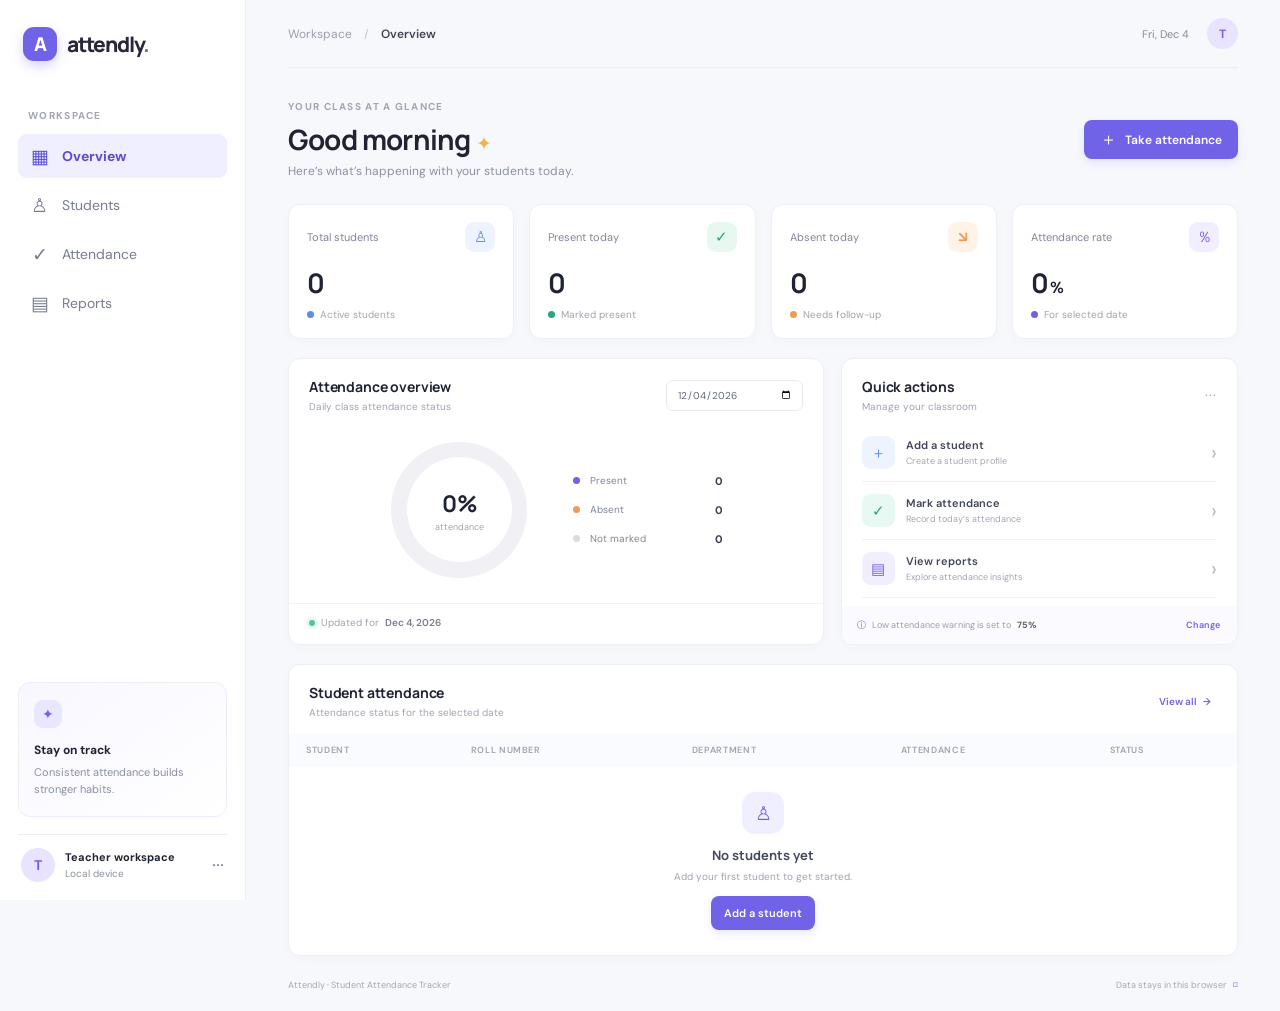
<file: index.html>
<!DOCTYPE html>
<html lang="en">
<head>
  <meta charset="UTF-8">
  <meta name="viewport" content="width=device-width, initial-scale=1.0">
  <meta name="theme-color" content="#f5f7fb">
  <meta name="description" content="A simple dashboard to manage students and track class attendance.">
  <title>Attendly | Student Attendance Tracker</title>
  <link rel="preconnect" href="https://fonts.googleapis.com">
  <link rel="preconnect" href="https://fonts.gstatic.com" crossorigin>
  <link href="https://fonts.googleapis.com/css2?family=DM+Sans:wght@400;500;600;700&family=Manrope:wght@400;500;600;700;800&display=swap" rel="stylesheet">
  <link rel="stylesheet" href="css/style.css">
  <script type="module" src="js/app.js"></script>
</head>
<body>
  <div class="app-shell">
    <aside class="sidebar" id="sidebar">
      <a class="brand" href="#" aria-label="Attendly home">
        <span class="brand-mark" aria-hidden="true">A</span>
        <span>attendly<span class="brand-dot">.</span></span>
      </a>
      <p class="nav-label">WORKSPACE</p>
      <nav class="main-nav" aria-label="Main navigation">
        <button class="nav-link active" data-view="dashboard"><span class="nav-icon">▦</span> Overview</button>
        <button class="nav-link" data-view="students"><span class="nav-icon">♙</span> Students</button>
        <button class="nav-link" data-view="attendance"><span class="nav-icon">✓</span> Attendance</button>
        <button class="nav-link" data-view="reports"><span class="nav-icon">▤</span> Reports</button>
      </nav>
      <div class="sidebar-bottom">
        <div class="tip-card">
          <span class="tip-icon">✦</span>
          <strong>Stay on track</strong>
          <p>Consistent attendance builds stronger habits.</p>
        </div>
        <div class="profile">
          <div class="avatar avatar-purple">T</div>
          <div><strong>Teacher workspace</strong><span>Local device</span></div>
          <span class="profile-more">···</span>
        </div>
      </div>
    </aside>

    <main class="main-content">
      <header class="topbar">
        <button class="mobile-menu" id="mobile-menu" aria-label="Toggle navigation">☰</button>
        <div class="breadcrumb">Workspace <span>/</span> <strong id="page-name">Overview</strong></div>
        <div class="topbar-actions">
          <span class="today-label" id="today-label"></span>
          <span class="top-avatar">T</span>
        </div>
      </header>

      <section class="view active" id="dashboard-view">
        <div class="page-heading">
          <div><p class="eyebrow">YOUR CLASS AT A GLANCE</p><h1>Good morning <span class="wave">✦</span></h1><p class="subheading">Here’s what’s happening with your students today.</p></div>
          <button class="button button-primary" data-go="attendance"><span>＋</span> Take attendance</button>
        </div>

        <div class="stats-grid">
          <article class="stat-card">
            <div class="stat-top"><span>Total students</span><span class="stat-icon icon-blue">♙</span></div>
            <div class="stat-value" id="stat-total">0</div><div class="stat-note"><span class="dot dot-blue"></span> Active students</div>
          </article>
          <article class="stat-card">
            <div class="stat-top"><span>Present today</span><span class="stat-icon icon-green">✓</span></div>
            <div class="stat-value" id="stat-present">0</div><div class="stat-note"><span class="dot dot-green"></span> Marked present</div>
          </article>
          <article class="stat-card">
            <div class="stat-top"><span>Absent today</span><span class="stat-icon icon-orange">↘</span></div>
            <div class="stat-value" id="stat-absent">0</div><div class="stat-note"><span class="dot dot-orange"></span> Needs follow-up</div>
          </article>
          <article class="stat-card">
            <div class="stat-top"><span>Attendance rate</span><span class="stat-icon icon-purple">％</span></div>
            <div class="stat-value"><span id="stat-rate">0</span><small>%</small></div><div class="stat-note"><span class="dot dot-purple"></span> For selected date</div>
          </article>
        </div>

        <div class="dashboard-grid">
          <section class="panel attendance-panel">
            <div class="panel-heading">
              <div><h2>Attendance overview</h2><p>Daily class attendance status</p></div>
              <label class="date-control"><span class="sr-only">Attendance date</span><input type="date" id="dashboard-date"></label>
            </div>
            <div class="chart-area">
              <div class="donut-wrap"><div class="donut" id="attendance-donut"><div class="donut-center"><strong id="chart-rate">0%</strong><span>attendance</span></div></div></div>
              <div class="chart-legend">
                <div><span class="legend-dot present-dot"></span><span>Present</span><strong id="chart-present">0</strong></div>
                <div><span class="legend-dot absent-dot"></span><span>Absent</span><strong id="chart-absent">0</strong></div>
                <div><span class="legend-dot unmarked-dot"></span><span>Not marked</span><strong id="chart-unmarked">0</strong></div>
              </div>
            </div>
            <div class="panel-footer"><span class="live-dot"></span> Updated for <strong id="chart-date-label"></strong></div>
          </section>

          <section class="panel quick-panel">
            <div class="panel-heading"><div><h2>Quick actions</h2><p>Manage your classroom</p></div><span class="more-icon">···</span></div>
            <button class="quick-action" data-go="students"><span class="quick-icon quick-blue">＋</span><span><strong>Add a student</strong><small>Create a student profile</small></span><span class="action-arrow">›</span></button>
            <button class="quick-action" data-go="attendance"><span class="quick-icon quick-green">✓</span><span><strong>Mark attendance</strong><small>Record today’s attendance</small></span><span class="action-arrow">›</span></button>
            <button class="quick-action" data-go="reports"><span class="quick-icon quick-purple">▤</span><span><strong>View reports</strong><small>Explore attendance insights</small></span><span class="action-arrow">›</span></button>
            <div class="threshold-note"><span>ⓘ</span> Low attendance warning is set to <strong id="threshold-display">75%</strong><button id="threshold-edit" type="button">Change</button></div>
          </section>
        </div>

        <section class="panel recent-panel">
          <div class="panel-heading"><div><h2>Student attendance</h2><p>Attendance status for the selected date</p></div><button class="text-button" data-go="attendance">View all <span>→</span></button></div>
          <div class="table-wrap"><table><thead><tr><th>STUDENT</th><th>ROLL NUMBER</th><th>DEPARTMENT</th><th>ATTENDANCE</th><th>STATUS</th></tr></thead><tbody id="dashboard-student-list"></tbody></table></div>
          <div class="empty-state compact-empty" id="dashboard-empty" hidden><span>♙</span><strong>No students yet</strong><p>Add your first student to get started.</p><button class="button button-primary button-small" data-go="students">Add a student</button></div>
        </section>
      </section>

      <section class="view" id="students-view">
        <div class="page-heading"><div><p class="eyebrow">YOUR CLASS ROSTER</p><h1>Students</h1><p class="subheading">Add and manage your student profiles.</p></div><button class="button button-primary" id="add-student"><span>＋</span> Add student</button></div>
        <section class="panel roster-panel">
          <div class="panel-heading roster-tools"><div><h2>All students <span class="count-pill" id="student-count">0</span></h2><p>Keep your class information up to date.</p></div><div class="filter-tools"><label class="search-field"><span>⌕</span><input id="student-search" type="search" placeholder="Search students..." aria-label="Search students"></label><select id="department-filter" aria-label="Filter by department"><option value="">All departments</option></select></div></div>
          <div class="table-wrap"><table><thead><tr><th>STUDENT</th><th>ROLL NUMBER</th><th>DEPARTMENT</th><th>SEMESTER</th><th>SECTION</th><th></th></tr></thead><tbody id="students-list"></tbody></table></div>
          <div class="empty-state" id="students-empty" hidden><span>♙</span><strong>No students found</strong><p>Add a student or adjust your search and filters.</p><button class="button button-primary button-small" id="empty-add-student">Add a student</button></div>
        </section>
      </section>

      <section class="view" id="attendance-view">
        <div class="page-heading"><div><p class="eyebrow">DAILY CLASS RECORD</p><h1>Attendance</h1><p class="subheading">Mark each student present or absent for a date.</p></div><label class="date-control large-date"><span>ATTENDANCE DATE</span><input type="date" id="attendance-date"></label></div>
        <section class="panel mark-panel">
          <div class="attendance-toolbar"><div><h2>Class register <span class="count-pill" id="attendance-count">0</span></h2><p id="attendance-summary">Choose a status for each student.</p></div><div class="bulk-actions"><button class="button button-outline" id="mark-all-present">✓ Mark all present</button><button class="button button-outline" id="mark-all-absent">↘ Mark all absent</button><button class="button button-quiet" id="clear-attendance">Clear date</button></div></div>
          <div class="table-wrap"><table><thead><tr><th>STUDENT</th><th>ROLL NUMBER</th><th>DEPARTMENT</th><th>STATUS</th><th>MARK AS</th></tr></thead><tbody id="attendance-list"></tbody></table></div>
          <div class="empty-state" id="attendance-empty" hidden><span>✓</span><strong>Your register is empty</strong><p>Add students before you start taking attendance.</p><button class="button button-primary button-small" data-go="students">Manage students</button></div>
          <div class="attendance-footer"><span><span class="live-dot"></span> Changes are saved automatically on this device.</span><span id="attendance-tally"></span></div>
        </section>
      </section>

      <section class="view" id="reports-view">
        <div class="page-heading"><div><p class="eyebrow">CLASSROOM INSIGHTS</p><h1>Reports</h1><p class="subheading">Review attendance patterns and export your records.</p></div><button class="button button-primary" id="export-csv"><span>↓</span> Export CSV</button></div>
        <div class="report-controls panel"><label>REPORT PERIOD<select id="report-period"><option value="month">This month</option><option value="all">All time</option></select></label><label>LOW ATTENDANCE LIMIT<div class="threshold-input"><input type="number" id="threshold-input" min="0" max="100" step="1"><span>%</span></div></label><div class="report-period-label" id="report-period-label"></div></div>
        <div class="stats-grid report-stats">
          <article class="stat-card"><div class="stat-top"><span>Class attendance</span><span class="stat-icon icon-purple">％</span></div><div class="stat-value"><span id="report-rate">0</span><small>%</small></div><div class="stat-note">Average attendance rate</div></article>
          <article class="stat-card"><div class="stat-top"><span>Sessions recorded</span><span class="stat-icon icon-blue">▤</span></div><div class="stat-value" id="report-sessions">0</div><div class="stat-note">Dates with attendance marked</div></article>
          <article class="stat-card"><div class="stat-top"><span>Students at risk</span><span class="stat-icon icon-orange">!</span></div><div class="stat-value" id="report-risk">0</div><div class="stat-note">Below your attendance limit</div></article>
          <article class="stat-card"><div class="stat-top"><span>Records counted</span><span class="stat-icon icon-green">✓</span></div><div class="stat-value" id="report-records">0</div><div class="stat-note">Marked student sessions</div></article>
        </div>
        <section class="panel report-panel"><div class="panel-heading"><div><h2>Student attendance summary</h2><p>Overall attendance across the selected period</p></div></div><div class="table-wrap"><table><thead><tr><th>STUDENT</th><th>ROLL NUMBER</th><th>PRESENT</th><th>ABSENT</th><th>ATTENDANCE RATE</th><th>STATUS</th></tr></thead><tbody id="report-list"></tbody></table></div><div class="empty-state" id="reports-empty" hidden><span>▤</span><strong>No attendance data yet</strong><p>Mark attendance to generate class reports.</p><button class="button button-primary button-small" data-go="attendance">Take attendance</button></div></section>
      </section>

      <footer class="app-footer"><span>Attendly <span class="brand-dot">·</span> Student Attendance Tracker</span><span>Data stays in this browser <span class="footer-lock">⌑</span></span></footer>
    </main>
  </div>

  <dialog id="student-dialog" class="student-dialog">
    <form id="student-form" method="dialog">
      <div class="dialog-heading"><div><p class="eyebrow">STUDENT PROFILE</p><h2 id="dialog-title">Add student</h2></div><button class="dialog-close" type="button" id="close-dialog" aria-label="Close">×</button></div>
      <input type="hidden" id="student-id">
      <label>Full name<input id="student-name" name="name" required maxlength="80" autocomplete="name" placeholder="e.g. Aisha Patel"></label>
      <label>Roll number<input id="student-roll" name="roll" required maxlength="30" placeholder="e.g. CS-024"></label>
      <div class="form-row"><label>Department<input id="student-department" name="department" required maxlength="60" placeholder="e.g. Computer Science"></label><label>Semester<input id="student-semester" name="semester" required maxlength="30" placeholder="e.g. Semester 3"></label></div>
      <label>Section<input id="student-section" name="section" required maxlength="30" placeholder="e.g. A"></label>
      <p class="form-error" id="form-error" role="alert"></p>
      <div class="dialog-actions"><button class="button button-quiet" type="button" id="cancel-dialog">Cancel</button><button class="button button-primary" type="submit" id="save-student">Save student</button></div>
    </form>
  </dialog>
  <div class="toast" id="toast" role="status" aria-live="polite"></div>
</body>
</html>
</file>
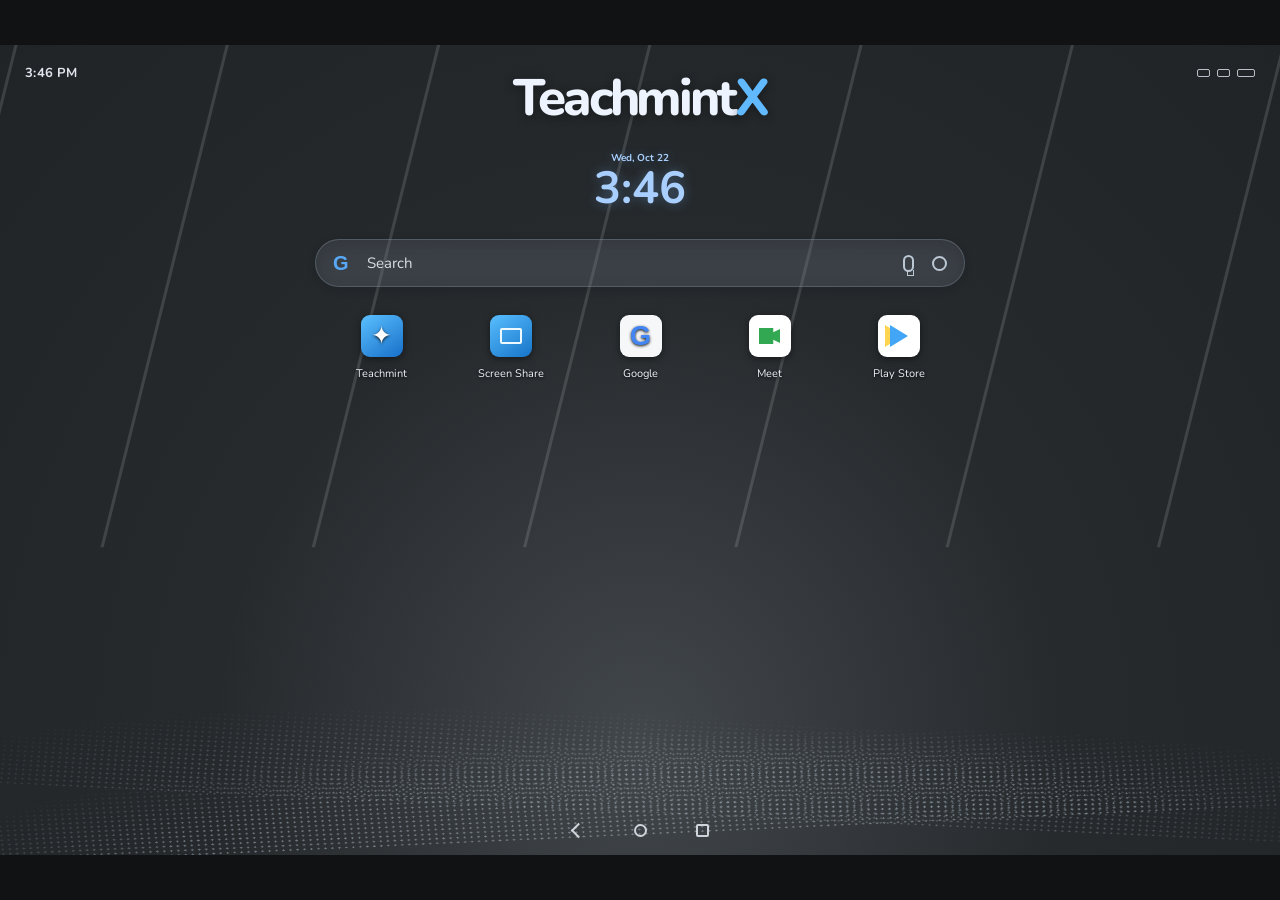
<file: teachmintx-home.html>
<!DOCTYPE html>
<html lang="en">
<head>
  <meta charset="UTF-8">
  <meta name="viewport" content="width=device-width, initial-scale=1.0">
  <meta name="description" content="TeachmintX-inspired classroom display home screen.">
  <title>TeachmintX Home</title>
  <link rel="stylesheet" href="css/teachmintx-home.css">
</head>
<body>
  <main class="display-frame" aria-label="TeachmintX home screen">
    <div class="status-bar">
      <span>3:46 PM</span>
      <div class="status-icons" aria-hidden="true"><span></span><span></span><span></span></div>
    </div>

    <section class="launcher">
      <h1>Teachmint<span>X</span></h1>

      <div class="clock" aria-label="Current time">
        <span class="clock-date">Wed, Oct 22</span>
        <strong>3:46</strong>
      </div>

      <div class="search-bar" role="search">
        <span class="google-mark" aria-hidden="true">G</span>
        <span class="search-placeholder">Search</span>
        <div class="search-tools" aria-hidden="true"><span class="mic-icon"></span><span class="lens-icon"></span></div>
      </div>

      <nav class="app-grid" aria-label="Applications">
        <a class="app-link" href="#teachmint">
          <span class="app-icon teachmint-icon"><span>✦</span></span>
          <span>Teachmint</span>
        </a>
        <a class="app-link" href="#screenshare">
          <span class="app-icon screen-icon"><span></span></span>
          <span>Screen Share</span>
        </a>
        <a class="app-link" href="#google">
          <span class="app-icon google-icon"><b>G</b></span>
          <span>Google</span>
        </a>
        <a class="app-link" href="#meet">
          <span class="app-icon meet-icon"><span></span></span>
          <span>Meet</span>
        </a>
        <a class="app-link" href="#playstore">
          <span class="app-icon play-icon"><span></span></span>
          <span>Play Store</span>
        </a>
      </nav>
    </section>

    <div class="floor" aria-hidden="true"><div class="wave wave-one"></div><div class="wave wave-two"></div></div>

    <nav class="system-nav" aria-label="System navigation">
      <a href="#back" aria-label="Back"><span class="back-arrow"></span></a>
      <a href="#home" aria-label="Home"><span class="home-circle"></span></a>
      <a href="#recent" aria-label="Recent apps"><span class="recent-square"></span></a>
    </nav>
  </main>
</body>
</html>
</file>
<file: css/style.css>
:root {
  color-scheme: light;
  --ink: #202334;
  --muted: #8a8fa3;
  --line: #eceef4;
  --surface: #fff;
  --canvas: #f7f8fc;
  --purple: #7163e8;
  --purple-dark: #5b4cd4;
  --green: #24a878;
  --orange: #ee9b55;
  --blue: #5b8def;
  font-family: "DM Sans", sans-serif;
  font-synthesis: none;
  text-rendering: optimizeLegibility;
}

* { box-sizing: border-box; }
body { margin: 0; background: var(--canvas); color: var(--ink); font-size: 14px; }
button, input, select { font: inherit; }
button { cursor: pointer; }
button:focus-visible, input:focus-visible, select:focus-visible { outline: 3px solid #bdb7ff; outline-offset: 2px; }
.app-shell { min-height: 100vh; }
.sidebar { position: fixed; inset: 0 auto 0 0; z-index: 5; display: flex; width: 246px; flex-direction: column; padding: 27px 18px 18px; background: #fff; border-right: 1px solid #eff0f5; }
.brand { display: flex; align-items: center; gap: 10px; margin: 0 0 48px 5px; color: #28283a; font: 800 21px Manrope, sans-serif; letter-spacing: -1px; text-decoration: none; }
.brand-mark { display: grid; width: 34px; height: 34px; place-items: center; border-radius: 11px; background: var(--purple); color: white; font-size: 19px; letter-spacing: 0; box-shadow: 0 5px 12px #7163e844; }
.brand-dot { color: var(--purple); }
.nav-label, .eyebrow { margin: 0; color: #a2a5b5; font-size: 10px; font-weight: 700; letter-spacing: 1.3px; }
.nav-label { padding: 0 10px 12px; }
.main-nav { display: grid; gap: 5px; }
.nav-link { display: flex; align-items: center; gap: 13px; min-height: 44px; padding: 0 12px; border: 0; border-radius: 9px; background: transparent; color: #777c91; text-align: left; transition: .16s ease; }
.nav-link:hover { background: #f8f7ff; color: var(--purple); }
.nav-link.active { background: #f0efff; color: var(--purple-dark); font-weight: 700; }
.nav-icon { width: 19px; font-size: 19px; text-align: center; }
.sidebar-bottom { margin-top: auto; }
.tip-card { padding: 17px 15px; border: 1px solid #eeedff; border-radius: 12px; background: linear-gradient(145deg, #f8f7ff, #fff); }
.tip-icon { display: grid; width: 28px; height: 28px; margin-bottom: 12px; place-items: center; border-radius: 9px; background: #e9e6ff; color: var(--purple); }
.tip-card strong { font-size: 12px; }
.tip-card p { margin: 6px 0 0; color: var(--muted); font-size: 11px; line-height: 1.6; }
.profile { display: flex; align-items: center; gap: 10px; margin-top: 17px; padding: 13px 3px 0; border-top: 1px solid var(--line); }
.avatar, .top-avatar { display: grid; flex: 0 0 auto; width: 34px; height: 34px; place-items: center; border-radius: 50%; font-weight: 700; }
.avatar-purple, .top-avatar { background: #e8e4ff; color: var(--purple); }
.profile strong, .profile span { display: block; }
.profile strong { font-size: 11px; }
.profile div:nth-child(2) span { margin-top: 3px; color: var(--muted); font-size: 10px; }
.profile-more { margin-left: auto; color: var(--muted); font-size: 20px; }
.main-content { min-height: 100vh; margin-left: 246px; padding: 0 42px; }
.topbar { display: flex; height: 68px; align-items: center; justify-content: space-between; border-bottom: 1px solid #eaecf2; }
.breadcrumb { color: #9a9eae; font-size: 12px; }
.breadcrumb span { padding: 0 9px; color: #c3c5ce; }
.breadcrumb strong { color: #404356; font-weight: 600; }
.topbar-actions { display: flex; align-items: center; gap: 18px; }
.today-label { color: #858a9b; font-size: 11px; }
.top-avatar { width: 31px; height: 31px; font-size: 12px; }
.mobile-menu { display: none; border: 0; background: none; color: var(--ink); }
.view { display: none; padding: 32px 0 0; animation: fade-in .2s ease; }
.view.active { display: block; }
@keyframes fade-in { from { opacity: .6; transform: translateY(3px); } to { opacity: 1; transform: none; } }
.page-heading { display: flex; align-items: center; justify-content: space-between; gap: 20px; margin-bottom: 25px; }
h1, h2, p { margin-top: 0; }
h1 { margin: 7px 0 5px; font: 700 28px Manrope, sans-serif; letter-spacing: -.8px; }
.wave { color: #efb455; font-size: 19px; }
.subheading { margin: 0; color: #8c91a3; font-size: 12px; }
.button { display: inline-flex; min-height: 39px; align-items: center; justify-content: center; gap: 8px; padding: 0 15px; border: 1px solid transparent; border-radius: 8px; font-size: 12px; font-weight: 600; transition: .16s ease; }
.button-primary { background: var(--purple); color: white; box-shadow: 0 4px 9px #7163e824; }
.button-primary:hover { background: var(--purple-dark); transform: translateY(-1px); }
.button-primary > span { font-size: 17px; line-height: 1; }
.button-outline { border-color: #e5e6ee; background: white; color: #4c5062; }
.button-outline:hover, .button-quiet:hover { background: #f7f6ff; border-color: #d8d4ff; color: var(--purple-dark); }
.button-quiet { border-color: transparent; background: transparent; color: #85899a; }
.button-small { min-height: 34px; padding: 0 12px; font-size: 11px; }
.stats-grid { display: grid; grid-template-columns: repeat(4, minmax(0, 1fr)); gap: 15px; margin-bottom: 19px; }
.stat-card, .panel { border: 1px solid #eff0f5; border-radius: 12px; background: var(--surface); box-shadow: 0 3px 12px #27304b05; }
.stat-card { min-height: 132px; padding: 17px 18px; }
.stat-top { display: flex; align-items: center; justify-content: space-between; color: #818699; font-size: 11px; }
.stat-icon { display: grid; width: 30px; height: 30px; place-items: center; border-radius: 9px; font-weight: 700; font-size: 15px; }
.icon-blue { background: #edf3ff; color: var(--blue); }
.icon-green { background: #e7f8f1; color: var(--green); }
.icon-orange { background: #fff3e8; color: var(--orange); }
.icon-purple { background: #f0eeff; color: var(--purple); }
.stat-value { margin: 12px 0 7px; font: 700 27px Manrope, sans-serif; letter-spacing: -.7px; }
.stat-value small { margin-left: 2px; font: 600 16px "DM Sans", sans-serif; }
.stat-note { display: flex; align-items: center; gap: 6px; color: #a0a4b2; font-size: 10px; }
.dot, .legend-dot, .live-dot { display: inline-block; width: 7px; height: 7px; border-radius: 50%; }
.dot-blue { background: var(--blue); }.dot-green { background: var(--green); }.dot-orange { background: var(--orange); }.dot-purple { background: var(--purple); }
.dashboard-grid { display: grid; grid-template-columns: 1.35fr 1fr; gap: 17px; margin-bottom: 19px; }
.panel { overflow: hidden; }
.panel-heading { display: flex; align-items: center; justify-content: space-between; gap: 15px; padding: 18px 20px; }
.panel-heading h2, .attendance-toolbar h2 { margin: 0 0 4px; font: 700 14px Manrope, sans-serif; letter-spacing: -.15px; }
.panel-heading p, .attendance-toolbar p { margin: 0; color: #a0a3b1; font-size: 10px; }
.date-control { display: flex; align-items: center; padding: 7px 9px; border: 1px solid #e9eaf0; border-radius: 7px; background: #fff; }
.date-control input { width: 117px; border: 0; outline: none; background: transparent; color: #62677a; font-size: 10px; }
.chart-area { display: flex; min-height: 172px; align-items: center; justify-content: center; gap: 44px; padding: 0 20px 15px; }
.donut-wrap { display: grid; width: 140px; height: 140px; place-items: center; }
.donut { display: grid; width: 136px; height: 136px; place-items: center; border-radius: 50%; background: conic-gradient(var(--purple) 0deg, #f0f0f5 0deg); transform: rotate(-90deg); }
.donut-center { display: flex; width: 105px; height: 105px; flex-direction: column; align-items: center; justify-content: center; border-radius: 50%; background: white; transform: rotate(90deg); }
.donut-center strong { font: 700 23px Manrope, sans-serif; }
.donut-center span { margin-top: 2px; color: #a1a4b1; font-size: 9px; }
.chart-legend { display: grid; gap: 15px; width: 150px; }
.chart-legend div { display: grid; grid-template-columns: 9px 1fr auto; align-items: center; gap: 8px; color: #818699; font-size: 10px; }
.chart-legend strong { color: #393d50; font-size: 11px; }
.present-dot { background: var(--purple); }.absent-dot { background: var(--orange); }.unmarked-dot { background: #d9dbe5; }
.panel-footer { display: flex; align-items: center; gap: 6px; padding: 12px 20px; border-top: 1px solid #f1f1f5; color: #a1a4b1; font-size: 10px; }
.panel-footer strong { color: #777c8f; font-weight: 600; }
.live-dot { width: 6px; height: 6px; background: #53c794; box-shadow: 0 0 0 3px #e6f8f0; }
.more-icon { color: #a3a5b2; letter-spacing: 1px; }
.quick-panel { padding-bottom: 0; }
.quick-panel .panel-heading { padding-bottom: 11px; }
.quick-action { display: flex; width: calc(100% - 40px); min-height: 58px; align-items: center; gap: 11px; margin: 0 20px; padding: 8px 0; border: 0; border-bottom: 1px solid #f2f2f6; background: none; text-align: left; }
.quick-action:hover strong { color: var(--purple); }
.quick-icon { display: grid; width: 33px; height: 33px; place-items: center; border-radius: 9px; font-size: 15px; }
.quick-blue { background: #edf3ff; color: var(--blue); }.quick-green { background: #e8f8f2; color: var(--green); }.quick-purple { background: #f0eeff; color: var(--purple); }
.quick-action strong, .quick-action small { display: block; }
.quick-action strong { color: #414558; font-size: 11px; font-weight: 600; }
.quick-action small { margin-top: 3px; color: #a3a6b3; font-size: 9px; }
.action-arrow { margin-left: auto; color: #b5b7c3; font-size: 21px; }
.threshold-note { display: flex; align-items: center; gap: 6px; margin-top: 8px; padding: 11px 15px; background: #fafaff; color: #9b9ead; font-size: 9px; }
.threshold-note > span { color: var(--purple); }
.threshold-note strong { color: #5d6073; }
.threshold-note button { margin-left: auto; padding: 2px; border: 0; background: none; color: var(--purple); font-size: 9px; font-weight: 600; }
.recent-panel .panel-heading { padding-bottom: 14px; }
.text-button { border: 0; background: none; color: var(--purple); font-size: 10px; font-weight: 600; }
.text-button span { margin-left: 4px; }
.table-wrap { width: 100%; overflow-x: auto; }
table { width: 100%; border-collapse: collapse; white-space: nowrap; }
thead { background: #fafbfe; }
th { padding: 11px 17px; color: #a0a3b0; font-size: 9px; font-weight: 600; letter-spacing: .65px; text-align: left; }
td { padding: 12px 17px; border-top: 1px solid #f1f2f6; color: #656a7d; font-size: 10px; }
tbody tr:hover { background: #fcfcff; }
.student-cell { display: flex; align-items: center; gap: 9px; min-width: 155px; }
.student-cell strong, .student-cell small { display: block; }
.student-cell strong { color: #414558; font-size: 10px; font-weight: 600; }
.student-cell small { margin-top: 3px; color: #a1a4b1; font-size: 9px; }
.student-avatar { display: grid; width: 29px; height: 29px; flex: 0 0 auto; place-items: center; border-radius: 9px; background: #f1efff; color: var(--purple); font-size: 10px; font-weight: 700; }
.student-avatar.tone-1 { background: #e9f5ff; color: #4d93cb; }.student-avatar.tone-2 { background: #e8f8f2; color: #2b9a71; }.student-avatar.tone-3 { background: #fff2e8; color: #d68b4a; }.student-avatar.tone-4 { background: #fbeefa; color: #b66ca9; }
.status-badge { display: inline-flex; align-items: center; gap: 5px; padding: 5px 8px; border-radius: 20px; font-size: 9px; font-weight: 600; }
.status-present { background: #e9f8f1; color: #228760; }.status-absent { background: #fff1e8; color: #d77d35; }.status-unmarked { background: #f1f2f6; color: #888d9e; }.status-risk { background: #fff1e8; color: #d77d35; }.status-good { background: #e9f8f1; color: #228760; }
.row-actions { display: flex; justify-content: flex-end; gap: 4px; }
.icon-button { width: 29px; height: 29px; border: 0; border-radius: 7px; background: transparent; color: #9296a7; font-size: 15px; }
.icon-button:hover { background: #f0efff; color: var(--purple); }
.count-pill { display: inline-flex; min-width: 20px; height: 19px; align-items: center; justify-content: center; margin-left: 5px; padding: 0 6px; border-radius: 10px; background: #f0efff; color: var(--purple); font: 600 10px "DM Sans", sans-serif; vertical-align: 1px; }
.roster-panel .panel-heading { padding: 19px 20px; }
.filter-tools { display: flex; align-items: center; gap: 8px; }
.search-field { display: flex; height: 34px; align-items: center; gap: 7px; padding: 0 9px; border: 1px solid #e9eaf0; border-radius: 7px; color: #a1a4b2; }
.search-field > span { font-size: 17px; }
.search-field input { width: 142px; border: 0; outline: none; color: var(--ink); font-size: 10px; }
select { height: 34px; padding: 0 25px 0 9px; border: 1px solid #e9eaf0; border-radius: 7px; background: #fff; color: #73788b; font-size: 10px; }
.attendance-toolbar { display: flex; align-items: center; justify-content: space-between; gap: 15px; padding: 19px 20px; }
.bulk-actions { display: flex; gap: 7px; }
.bulk-actions .button { min-height: 34px; padding: 0 11px; font-size: 10px; }
.large-date { display: grid; gap: 4px; padding: 9px 11px; }
.large-date > span { color: #9c9fad; font-size: 8px; font-weight: 700; letter-spacing: .7px; }
.large-date input { width: 132px; font-size: 11px; }
.attendance-footer { display: flex; justify-content: space-between; padding: 14px 20px; border-top: 1px solid #f1f2f6; color: #999dac; font-size: 10px; }
.attendance-footer > span:first-child { display: flex; align-items: center; gap: 7px; }
.status-select { min-width: 118px; height: 31px; }
.report-controls { display: flex; align-items: end; gap: 15px; margin-bottom: 18px; padding: 15px 18px; }
.report-controls > label { display: grid; gap: 7px; color: #a0a3b0; font-size: 9px; font-weight: 700; letter-spacing: .6px; }
.report-controls select { min-width: 140px; color: #5e6375; font-weight: 400; letter-spacing: 0; }
.threshold-input { display: flex; width: 92px; height: 34px; align-items: center; border: 1px solid #e9eaf0; border-radius: 7px; }
.threshold-input input { width: 60px; padding: 0 8px; border: 0; outline: 0; color: #555a6c; font-size: 11px; }
.threshold-input span { color: #9195a5; font-size: 10px; }
.report-period-label { margin-left: auto; padding-bottom: 9px; color: #a0a3b0; font-size: 10px; }
.report-stats { margin-bottom: 18px; }
.report-stats .stat-card { min-height: 123px; }
.report-panel .panel-heading { padding: 18px 20px; }
.empty-state { display: flex; min-height: 220px; flex-direction: column; align-items: center; justify-content: center; padding: 25px; text-align: center; }
.empty-state[hidden] { display: none; }
.empty-state > span { display: grid; width: 42px; height: 42px; margin-bottom: 12px; place-items: center; border-radius: 13px; background: #f0efff; color: var(--purple); font-size: 19px; }
.empty-state strong { color: #44485b; font: 700 13px Manrope, sans-serif; }
.empty-state p { margin: 6px 0 13px; color: #a0a3b0; font-size: 10px; }
.compact-empty { min-height: 150px; }
.app-footer { display: flex; justify-content: space-between; padding: 23px 0 20px; color: #a4a7b3; font-size: 9px; }
.footer-lock { margin-left: 4px; color: var(--purple); }
.student-dialog { width: min(500px, calc(100% - 30px)); padding: 0; border: 1px solid #ececf3; border-radius: 15px; box-shadow: 0 22px 80px #20233430; }
.student-dialog::backdrop { background: #20233466; backdrop-filter: blur(2px); }
.student-dialog form { padding: 24px; }
.dialog-heading { display: flex; justify-content: space-between; align-items: flex-start; margin-bottom: 22px; }
.dialog-heading h2 { margin: 6px 0 0; font: 700 21px Manrope, sans-serif; }
.dialog-close { width: 30px; height: 30px; border: 0; border-radius: 8px; background: #f5f5f8; color: #777c8e; font-size: 20px; }
.student-dialog label { display: grid; gap: 7px; margin-bottom: 14px; color: #5e6376; font-size: 10px; font-weight: 600; }
.student-dialog input { width: 100%; height: 39px; padding: 0 11px; border: 1px solid #e7e8ee; border-radius: 7px; color: #383d50; font-size: 11px; }
.student-dialog input::placeholder { color: #b0b3bf; }
.form-row { display: grid; grid-template-columns: 1fr 1fr; gap: 12px; }
.form-error { min-height: 15px; margin: 0; color: #d64f4f; font-size: 10px; }
.dialog-actions { display: flex; justify-content: flex-end; gap: 8px; margin-top: 8px; }
.toast { position: fixed; right: 25px; bottom: 25px; z-index: 10; max-width: calc(100% - 30px); padding: 12px 17px; border-radius: 9px; background: #292b3d; color: #fff; font-size: 11px; box-shadow: 0 8px 25px #20233430; opacity: 0; pointer-events: none; transform: translateY(8px); transition: .2s ease; }
.toast.show { opacity: 1; transform: none; }
.sr-only { position: absolute; width: 1px; height: 1px; padding: 0; overflow: hidden; clip: rect(0, 0, 0, 0); white-space: nowrap; border: 0; }

@media (max-width: 1100px) {
  .main-content { padding: 0 25px; }
  .sidebar { width: 220px; }
  .main-content { margin-left: 220px; }
  .stats-grid { gap: 10px; }
  .stat-card { padding: 15px 13px; }
  .dashboard-grid { grid-template-columns: 1fr 1fr; gap: 12px; }
  .chart-area { gap: 15px; }
}
@media (max-width: 820px) {
  .sidebar { width: 220px; box-shadow: 8px 0 28px #20233410; transform: translateX(-105%); transition: transform .2s ease; }
  .sidebar.open { transform: none; }
  .main-content { margin-left: 0; padding: 0 22px; }
  .mobile-menu { display: block; margin-right: 12px; font-size: 18px; }
  .topbar { justify-content: flex-start; }
  .breadcrumb { flex: 1; }
  .today-label { display: none; }
  .stats-grid { grid-template-columns: repeat(2, 1fr); }
  .dashboard-grid { grid-template-columns: 1fr; }
}
@media (max-width: 560px) {
  .main-content { padding: 0 14px; }
  .topbar { height: 58px; }
  .view { padding-top: 23px; }
  .page-heading { align-items: flex-start; }
  h1 { font-size: 23px; }
  .page-heading > .button { min-height: 35px; padding: 0 10px; white-space: nowrap; font-size: 10px; }
  .stats-grid { gap: 9px; }
  .stat-card { min-height: 116px; padding: 13px 12px; }
  .stat-top { font-size: 10px; }
  .stat-value { font-size: 24px; }
  .panel-heading { padding: 15px; }
  .chart-area { min-height: 155px; gap: 10px; padding: 0 10px 12px; }
  .donut-wrap, .donut { width: 118px; height: 118px; }
  .donut-center { width: 91px; height: 91px; }
  .chart-legend { width: 128px; gap: 12px; }
  .roster-tools, .attendance-toolbar { align-items: flex-start; flex-direction: column; }
  .filter-tools { width: 100%; }
  .search-field { flex: 1; }
  .search-field input { width: 100%; min-width: 0; }
  .filter-tools select { max-width: 130px; }
  .bulk-actions { width: 100%; }
  .bulk-actions .button { flex: 1; }
  .report-controls { align-items: flex-start; flex-wrap: wrap; }
  .report-period-label { width: 100%; margin: 0; padding: 0; }
  .report-stats .stat-card { min-height: 115px; }
  .app-footer { gap: 8px; font-size: 8px; }
}
</file>
<file: css/teachmintx-home.css>
@import url('https://fonts.googleapis.com/css2?family=Nunito:wght@400;600;700;800&display=swap');

:root {
  color-scheme: dark;
  --screen: #262a2d;
  --text: #f1f5fb;
  --muted: #b4bac5;
  --blue: #61b9ff;
}

* { box-sizing: border-box; }

html, body { min-height: 100%; }

body {
  margin: 0;
  min-height: 100vh;
  display: grid;
  place-items: center;
  overflow: hidden;
  background: #101214;
  font-family: 'Nunito', sans-serif;
}

.display-frame {
  position: relative;
  width: min(100vw, 1440px);
  height: min(100vh, 810px);
  min-height: 560px;
  overflow: hidden;
  color: var(--text);
  background: radial-gradient(ellipse at 50% 86%, #42474b 0%, var(--screen) 47%, #202427 100%);
  isolation: isolate;
}

.display-frame::before {
  position: absolute;
  inset: 0;
  z-index: -1;
  content: '';
  opacity: .13;
  background: repeating-linear-gradient(104deg, transparent 0 88px, #fff 89px 91px, transparent 92px 205px);
  transform: translateY(-38%);
}

.status-bar {
  position: absolute;
  inset: 19px 25px auto;
  display: flex;
  justify-content: space-between;
  color: #e1e6ef;
  font-size: 13px;
  font-weight: 700;
  letter-spacing: .02em;
}

.status-icons { display: flex; gap: 7px; align-items: center; }
.status-icons span { width: 13px; height: 8px; border: 1px solid #e2e7ef; border-radius: 2px; opacity: .8; }
.status-icons span:last-child { width: 18px; }

.launcher { position: relative; z-index: 2; width: min(650px, 82vw); margin: 0 auto; padding-top: 18px; text-align: center; }
.launcher h1 { margin: 0; color: #edf4ff; font-size: clamp(30px, 4vw, 53px); font-weight: 800; letter-spacing: -.06em; text-shadow: 0 2px 9px #1118; }
.launcher h1 span { color: var(--blue); }

.clock { margin: 18px auto 28px; color: #a9cfff; text-shadow: 0 0 12px #7abaff55; }
.clock-date { display: block; margin-bottom: 1px; font-size: 10px; font-weight: 700; }
.clock strong { display: block; font-size: clamp(28px, 3.6vw, 45px); line-height: 1; font-weight: 700; }

.search-bar { display: flex; align-items: center; width: 100%; height: 48px; padding: 0 17px; border: 1px solid #8592a155; border-radius: 25px; background: #78818d44; box-shadow: 0 5px 15px #080a0c22 inset, 0 2px 10px #0c101433; text-align: left; }
.google-mark { margin-right: 18px; color: #57a9f8; font-family: Arial, sans-serif; font-size: 20px; font-weight: 700; }
.search-placeholder { color: #d9dee6; font-size: 15px; }
.search-tools { display: flex; gap: 18px; align-items: center; margin-left: auto; }
.mic-icon { position: relative; width: 11px; height: 17px; border: 2px solid #bcc7d4; border-radius: 8px; }
.mic-icon::after { position: absolute; bottom: -6px; left: 2px; width: 5px; height: 5px; border: 1.5px solid #bcc7d4; border-top: 0; content: ''; }
.lens-icon { width: 15px; height: 15px; border: 2px solid #bcc7d4; border-radius: 50%; }

.app-grid { display: flex; justify-content: center; gap: clamp(24px, 5vw, 65px); margin-top: 28px; }
.app-link { display: grid; justify-items: center; gap: 9px; min-width: 65px; color: #eef2f8; font-size: 11px; text-decoration: none; text-shadow: 0 1px 3px #080a0c; }
.app-icon { position: relative; display: grid; place-items: center; width: 42px; height: 42px; border-radius: 9px; box-shadow: 0 2px 6px #080a0c88; transition: transform .2s ease, filter .2s ease; }
.app-link:hover .app-icon, .app-link:focus-visible .app-icon { transform: translateY(-3px); filter: brightness(1.15); }
.teachmint-icon { color: white; background: linear-gradient(145deg, #5bc0ff, #176fc9); font-size: 25px; }
.screen-icon { background: linear-gradient(145deg, #59beff, #1674c8); }
.screen-icon span { width: 22px; height: 16px; border: 2px solid #eef8ff; border-radius: 2px; }
.google-icon { background: #f6f7f9; }
.google-icon b { color: #4285f4; font-family: Arial, sans-serif; font-size: 27px; }
.meet-icon { background: #fff; }
.meet-icon::before, .meet-icon::after { position: absolute; content: ''; }
.meet-icon::before { width: 21px; height: 16px; background: #32a853; clip-path: polygon(0 0, 68% 0, 68% 27%, 100% 7%, 100% 93%, 68% 73%, 68% 100%, 0 100%); }
.play-icon { background: #fff; }
.play-icon span { width: 0; height: 0; border-top: 11px solid transparent; border-bottom: 11px solid transparent; border-left: 18px solid #42a5f5; filter: drop-shadow(-5px 0 #ffd54f); }

.floor { position: absolute; right: -7%; bottom: 28px; left: -7%; height: 192px; perspective: 500px; transform: rotateX(49deg); transform-origin: bottom; }
.wave { position: absolute; inset: 40px 0 0; opacity: .7; background-image: radial-gradient(#c2d0dcaa 1.15px, transparent 1.35px); background-size: 7px 7px; mask-image: radial-gradient(ellipse at 50% 100%, #000 0 45%, transparent 73%); }
.wave-one { transform: translateY(12px) rotate(-4deg); }
.wave-two { transform: translateY(-22px) rotate(4deg); opacity: .42; }

.system-nav { position: absolute; right: 0; bottom: 12px; left: 0; z-index: 3; display: flex; justify-content: center; gap: 37px; }
.system-nav a { display: grid; place-items: center; width: 25px; height: 25px; opacity: .85; }
.back-arrow { width: 11px; height: 11px; border-bottom: 2px solid #e8edf5; border-left: 2px solid #e8edf5; transform: rotate(45deg); }
.home-circle { width: 13px; height: 13px; border: 2px solid #e8edf5; border-radius: 50%; }
.recent-square { width: 13px; height: 13px; border: 2px solid #e8edf5; border-radius: 2px; }

@media (max-width: 600px) {
  .display-frame { min-height: 100vh; }
  .status-bar { inset: 15px 17px auto; }
  .launcher { padding-top: 54px; }
  .clock { margin-bottom: 35px; }
  .app-grid { gap: 14px; }
  .app-link { min-width: 50px; font-size: 9px; }
  .app-icon { width: 36px; height: 36px; }
  .floor { bottom: 24px; }
}
</file>
